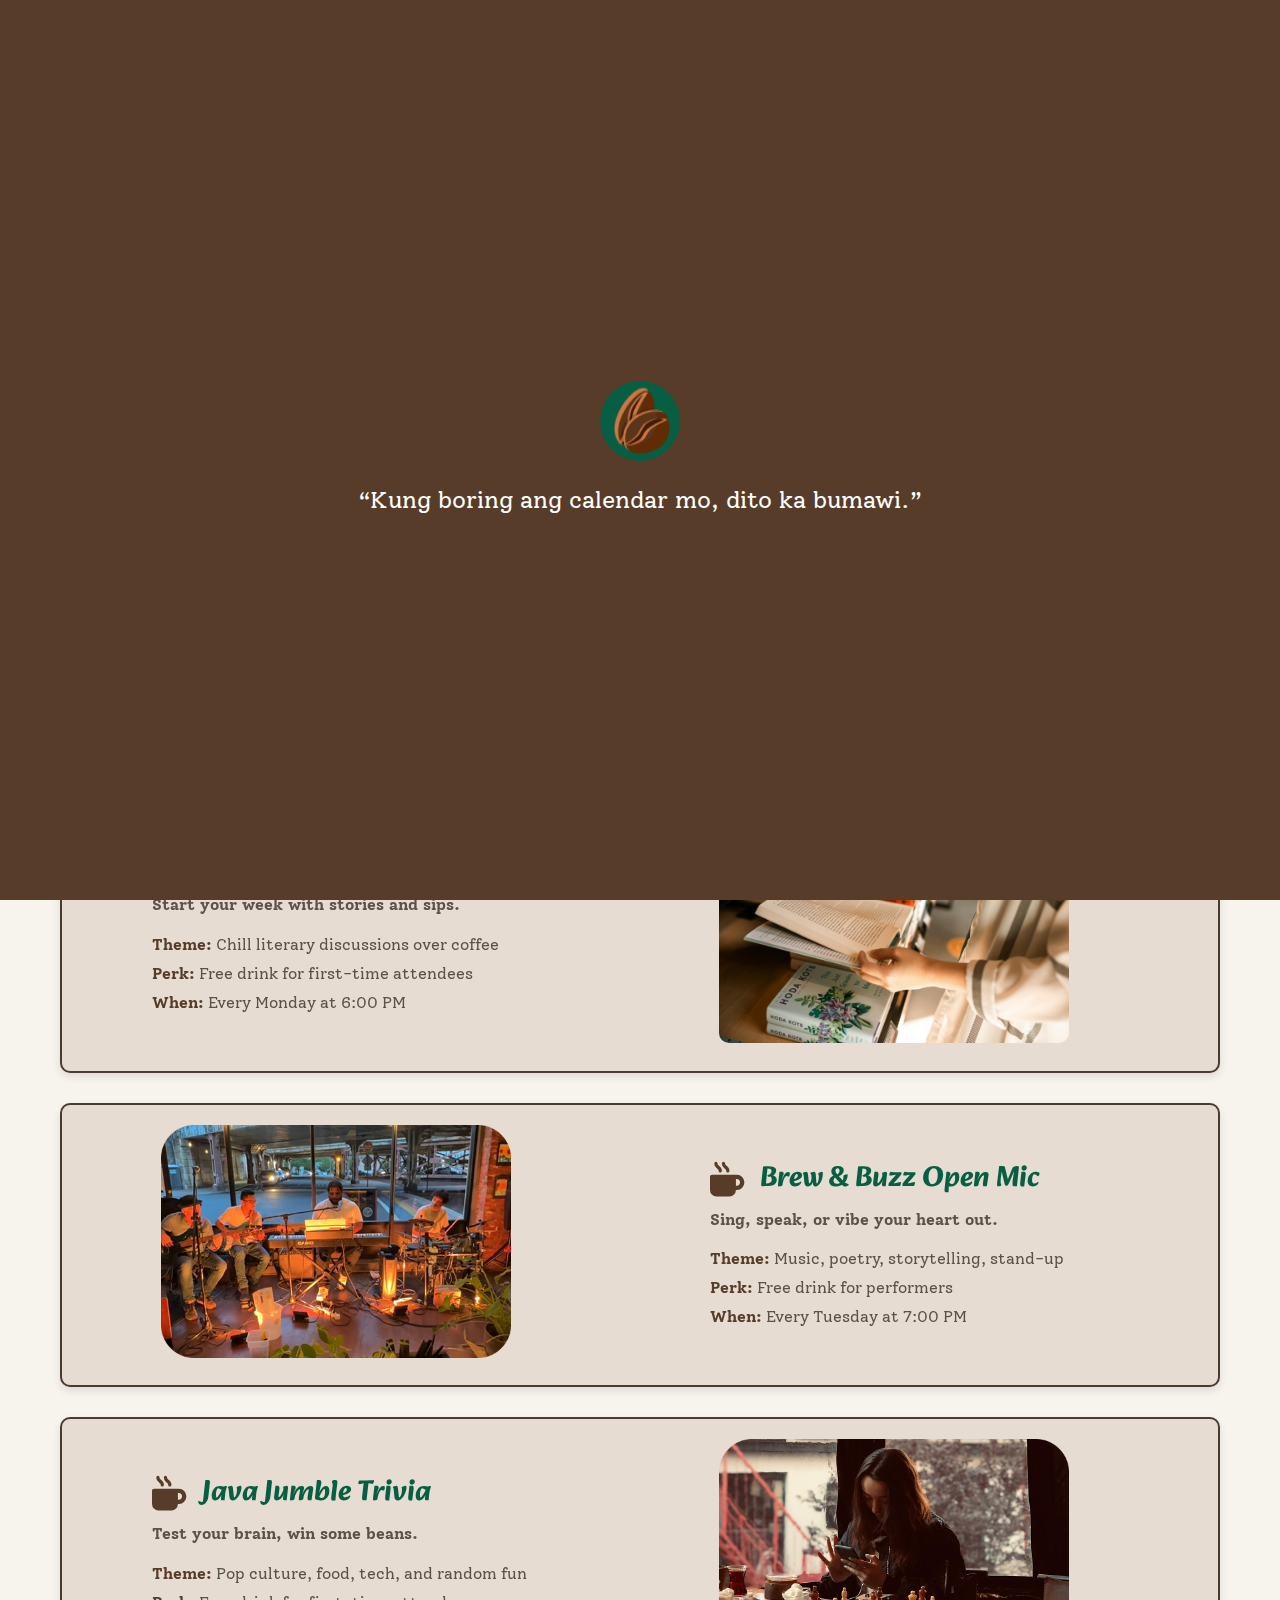
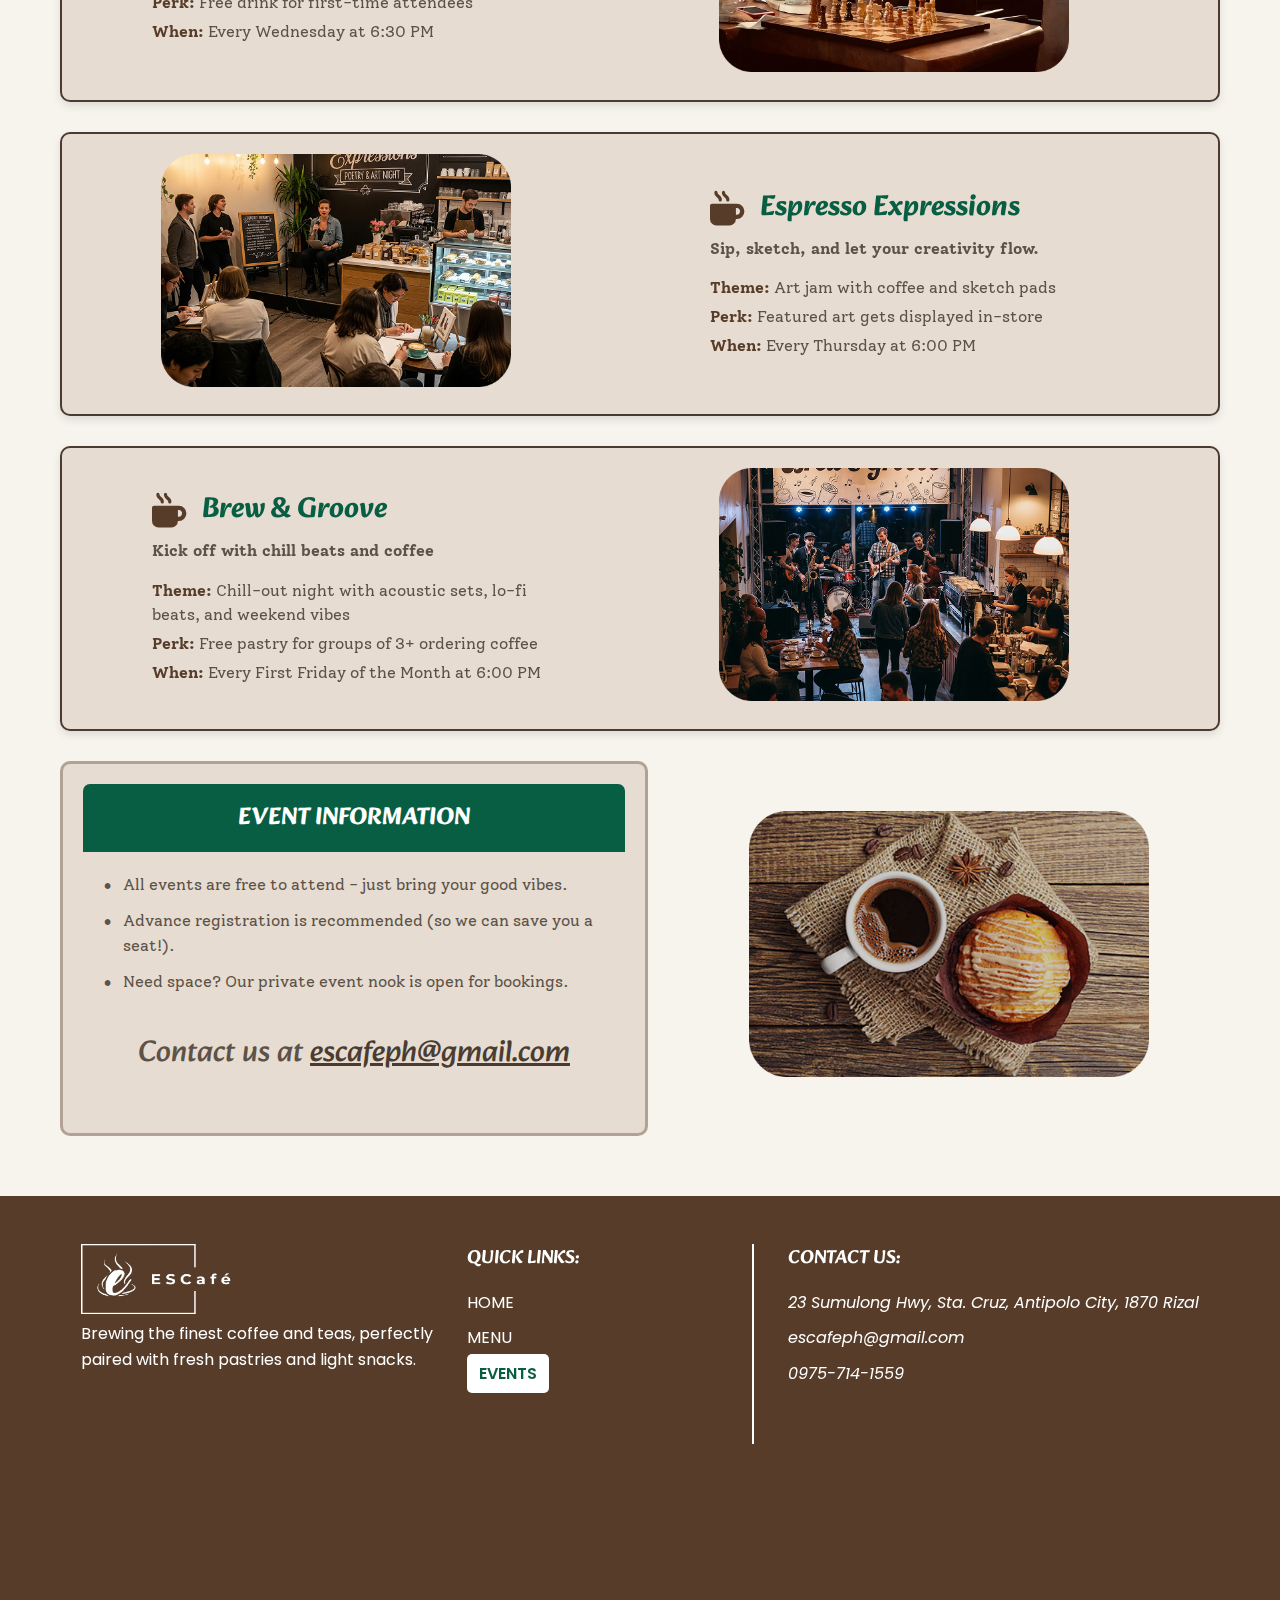
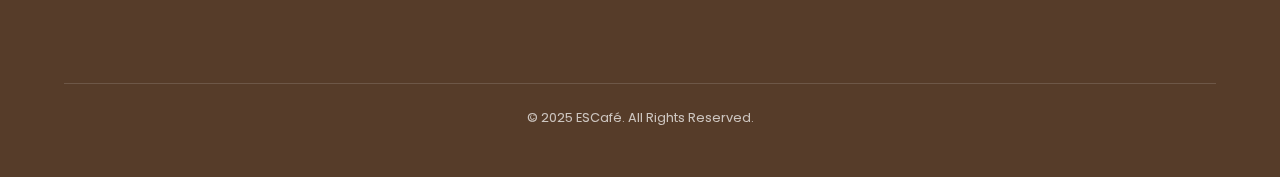
<file: events.html>
<!DOCTYPE html>
<html lang="en">
<head>
  <meta charset="UTF-8" />
  <meta name="viewport" content="width=device-width, initial-scale=1.0" />
  <title>ESCafé Events by Alberto & Armas</title>
  <link rel="stylesheet" href="css/events.css" />
  
  <!-- Google Fonts -->
  <link rel="preconnect" href="https://fonts.googleapis.com">
  <link rel="preconnect" href="https://fonts.gstatic.com" crossorigin>
  <link href="https://fonts.googleapis.com/css2?family=Alkatra:wght@400..700&family=Playfair+Display:ital,wght@0,400..900;1,400..900&family=Poppins:wght@300;400;500;600;700&family=Solway:wght@300;400;500;700&display=swap" rel="stylesheet">
  
  <!-- Icon -->
  <link rel="stylesheet" href="https://cdnjs.cloudflare.com/ajax/libs/font-awesome/6.4.0/css/all.min.css">
</head>
<body>

  <!-- Loading Screen -->
  <div id="loading-overlay">
    <img src="img/menu/coffee-bean2.png" alt="Rolling Coffee Icon" class="loader">
    <p>“Kung boring ang calendar mo, dito ka bumawi.”</p>
    </div>

  <!-- Header -->
  <header class="navbar">
    <div class="container nav-content">
      <div class="logo">
        <a href="index.html"><img src="img/home/Escafe Logo 2.png" alt="ESCafé Logo"></a>
      </div>
      <nav class="nav-links">
        <ul>
          <li><a href="index.html">HOME</a></li>
          <li><a href="menu.html">MENU</a></li>
          <li><a href="events.html" class="active">EVENTS</a></li>
        </ul>
      </nav>
    </div>
  </header>

  <!-- Hero -->
    <main>
        <section class="hero-section" id="hero">
            <div class="hero-overlay"></div>
            <div class="hero-content">
                <h1 class="hero-title">Upcoming Events</h1>
                <p class="hero-tagline">Join us for good coffee, great company, and weekly escapes.</p>
            </div>
        </section>
    <!-- Events -->
        <section class="events-sections">
            <div class="container">
                <section class="event-card">
                    <div class="event-details">
                        <h2><i class="fas fa-mug-hot"></i> Mocha & Manuscripts</h2>
                        <p>Start your week with stories and sips.</p>
                        <ul>
                            <li><strong>Theme:</strong> Chill literary discussions over coffee</li>
                            <li><strong>Perk:</strong> Free drink for first-time attendees</li>
                            <li><strong>When:</strong> Every Monday at 6:00 PM</li>
                        </ul>
                    </div>
                    <div class="event-image">
                        <img src="img/events/event 1.jpg" alt="A person holding a book and a coffee cup">
                    </div>
                </section>

                <section class="event-card">
                    <div class="event-details">
                        <h2><i class="fas fa-mug-hot"></i> Brew & Buzz Open Mic</h2>
                        <p>Sing, speak, or vibe your heart out.</p>
                        <ul>
                            <li><strong>Theme:</strong> Music, poetry, storytelling, stand-up</li>
                            <li><strong>Perk:</strong> Free drink for performers</li>
                            <li><strong>When:</strong> Every Tuesday at 7:00 PM</li>
                        </ul>
                    </div>
                    <div class="event-image">
                        <img src="img/events/event 2.png" alt="A musician playing guitar on a stage">
                    </div>
                </section>

                <section class="event-card">
                    <div class="event-details">
                        <h2><i class="fas fa-mug-hot"></i> Java Jumble Trivia</h2>
                        <p>Test your brain, win some beans.</p>
                        <ul>
                            <li><strong>Theme:</strong> Pop culture, food, tech, and random fun</li>
                            <li><strong>Perk:</strong> Free drink for first-time attendees</li>
                            <li><strong>When:</strong> Every Wednesday at 6:30 PM</li>
                        </ul>
                    </div>
                    <div class="event-image">
                        <img src="img/events/event 3.png" alt="A person looking at their phone and smiling">
                    </div>
                </section>

                <section class="event-card">
                    <div class="event-details">
                        <h2><i class="fas fa-mug-hot"></i> Espresso Expressions</h2>
                        <p>Sip, sketch, and let your creativity flow.</p>
                        <ul>
                            <li><strong>Theme:</strong> Art jam with coffee and sketch pads</li>
                            <li><strong>Perk:</strong> Featured art gets displayed in-store</li>
                            <li><strong>When:</strong> Every Thursday at 6:00 PM</li>
                        </ul>
                    </div>
                    <div class="event-image">
                        <img src="img/events/event 4.png" alt="People at an art and coffee event">
                    </div>
                </section>

                <section class="event-card">
                    <div class="event-details">
                        <h2><i class="fas fa-mug-hot"></i> Brew & Groove</h2>
                        <p>Kick off with chill beats and coffee</p>
                        <ul>
                            <li><strong>Theme:</strong> Chill-out night with acoustic sets, lo-fi beats, and weekend vibes</li>
                            <li><strong>Perk:</strong> Free pastry for groups of 3+ ordering coffee</li>
                            <li><strong>When:</strong> Every First Friday of the Month at 6:00 PM</li>
                        </ul>
                    </div>
                    <div class="event-image">
                        <img src="img/events/event 5.png" alt="A band playing music in a cafe">
                    </div>
                </section>
                <!-- Event Information -->
                 <div class="event-info-wrapper">
                <aside class="event-information">
                    <div class="info-header">
                        <h3>EVENT INFORMATION</h3>
                    </div>
                    <div class="info-content-wrapper">
                        <div class="info-content">
                            <ul>
                                <li>All events are free to attend - just bring your good vibes.</li>
                                <li>Advance registration is recommended (so we can save you a seat!).</li>
                                <li>Need space? Our private event nook is open for bookings.</li>
                            </ul>
                            <p>Contact us at <a href="mailto:escafeph@gmail.com">escafeph@gmail.com</a></p>
                        </div>
                       
                    </div>
                </aside>
                <div class="info-image">
                            <img src="img/events/coffee.png" alt="Coffee and muffin">
                        </div>
                </div>
            </div>
        </section>
    </main>


    <!-- Footer -->
  <footer>
    <div class="footer-container">
      <div class="footer-column logo-column">
        <div class="logo-text-footer">
          <img src="img/home/Escafe Logo 2.png" alt="ESCafé Logo" class="footer-logo">
        </div>
        <p>Brewing the finest coffee and teas, perfectly<br>paired with fresh pastries and light snacks.</p>
      </div>
      <div class="footer-column quick-links-column">
        <h3>QUICK LINKS:</h3>
        <ul>
          <li><a href="index.html" >HOME</a></li>
          <li><a href="menu.html">MENU</a></li>
          <li><a href="events.html" class="active-footer">EVENTS</a></li>
        </ul>
      </div>
      <div class="divider-line"></div>
      <div class="footer-column contact-column">
        <h3>CONTACT US:</h3>
        <address class="contact-info">
          <span>23 Sumulong Hwy, Sta. Cruz, Antipolo City, 1870 Rizal</span>
          <a href="mailto:escafeph@gmail.com">escafeph@gmail.com</a>
          <a href="tel:09757141559">0975-714-1559</a>
        </address>
      </div>
      <div class="footer-column map-column">
        <iframe src="https://www.google.com/maps/embed?pb=!1m14!1m8!1m3!1d1976052.5711316394!2d121.1009406!3d14.6855579!3m2!1i1024!2i768!4f13.1!3m3!1m2!1s0x3397bb85a3c78ba1%3A0x5d0062f4d88df81e!2zRXNjYWbDqA!5e0!3m2!1sen!2sph!4v1758469736118!5m2!1sen!2sph" width="100%" height="200" style="border:0;" allowfullscreen="" loading="lazy"></iframe>
      </div>
    </div>
    <div class="footer-bottom">
      <p>&copy; 2025 ESCafé. All Rights Reserved.</p>
    </div>
  </footer>

  <!-- To Top Button -->
  <a href="#" class="to-top-btn" aria-label="Go to top">
    <i class="fas fa-arrow-up"></i>
  </a>
</body>

</html>
</file>
<file: css/events.css>
/* Root Variables */
:root {
  --primary-bg: #563C29;
  --secondary-bg: #085E43;
  --text-color: #fff;
  --accent-color: #085E43;
  --playfair: 'Playfair Display', serif;
  --poppins: 'Poppins', sans-serif;
  --alkatra: 'Alkatra', cursive;
  --solway: 'Solway', serif;
  --timesnewroman: 'Times New Roman', Times, serif;
  --card-bg-color: #E6DCD1;
  --card-header-color: #4A3C31;
  --card-text-color: #5C5247;
  --info-bg-color: #B2A296;
}

* {
  box-sizing: border-box;
  margin: 0;
  padding: 0;
  text-decoration: none;
}

html {
  scroll-behavior: smooth;
}

body {
  font-family: var(--solway);
  line-height: 1.6;
  background-image: url("../img/home/seamless2.jpg");
  background-size: 50%;
  background-attachment: fixed;
  background-position: center;
  background-repeat: repeat;
  overflow-x: hidden;
  color: #333;
  background-color: #f7f3ed;
  position: relative;
}

/* Background Overlay */
body::before {
  content: '';
  position: fixed;
  top: 0;
  left: 0;
  width: 100%;
  height: 100%;
  background-color: rgba(219, 179, 150, 0.72);
  z-index: -1;
}

/* Headings */
h1, h2, h3, h4, h5, h6 {
  font-family: var(--alkatra);
  font-weight: 700;
}

.container {
    max-width: 1200px;
    margin: 0 auto;
    padding: 0 20px;
}

/* Navbar */
.navbar {
    font-family: var(--poppins);
  background-color: var(--primary-bg);
  padding: 10px 0;
  position: fixed;
  width: 100%;
  top: 0;
  z-index: 1000;
  box-shadow: 0 2px 5px rgba(0, 0, 0, 0.2);
}

.nav-content {
  display: flex;
  justify-content: space-between;
  align-items: center;
  max-width: 1200px;
  margin: 0 auto;
  padding: 0 20px;
}

.logo img {
  width: 100%;
  max-width: 140px;
  height: auto;
  transition: box-shadow 0.1s;
}

.logo img:hover{
    box-shadow: 0 8px 16px rgba(0, 0, 0, 0.70);
}

/* Nav Links */
.nav-links ul {
  display: flex;
  list-style: none;
  gap: 20px;
  flex-wrap: wrap;
}

.nav-links a {
  color: white;
  padding: 8px 12px;
  border-radius: 5px;
  transition: 0.3s;
}

.nav-links a:hover {
  color: var(--secondary-bg);
  background-color: white;
}

.nav-links a.active {
  background-color: white;
  color: var(--secondary-bg);
  font-weight: 600;
}

main {
  padding-top: 98px;
}

/* Hero Section */
.hero-section {
    height: 70vh;
    display: flex;
    justify-content: center;
    align-items: center;
    text-align: center;
    position: relative;
    background-image: url("../img/events/events page bg.jpg");
    background-size: cover;
    background-position: center;
}

.hero-overlay {
    position: absolute;
    top: 0;
    left: 0;
    width: 100%;
    height: 100%;
    background: rgba(0, 0, 0, 0.5);
    z-index: 1;
}

.hero-content {
    position: relative;
    z-index: 2;
    color: white;
}

.hero-title {
    font-size: 6rem;
    font-weight: 700;
    text-shadow: 2px 2px 4px rgba(0, 0, 0, 0.7);
    margin-bottom: 10px;
    font-family: var(--timesnewroman);
}

.hero-tagline {
    font-family: 'Solway', serif;
    font-size: 1.3rem;
    font-weight: 400;
    text-shadow: 1px 1px 2px rgba(0, 0, 0, 0.7);
    margin: 0;
    padding: 30px;
}

/* Events Sections */
.events-sections {
    padding: 60px 0;
}

.event-card {
    display: flex;
    flex-direction: row;
    align-items: center;
    background-color: var(--card-bg-color);
    border-radius: 10px;
    margin-bottom: 30px;
    padding: 20px;
    box-shadow: 0 4px 8px rgba(0, 0, 0, 0.1);
    transition: transform 0.3s, box-shadow 0.3s;
    border: 2px solid var(--card-header-color);
}

.event-card:hover {
    transform: translateY(-5px);
    box-shadow: 0 8px 16px rgba(0, 0, 0, 0.50);
    cursor: pointer; 
}

.event-card:nth-child(even) {
    flex-direction: row-reverse;
}

.event-details {
    flex: 1;
    margin-right: 80px;
}

.event-details h2 {
    color: var(--accent-color);
    font-size: 1.8em;
    margin-bottom: 5px;
    display: flex;
    align-items: center;
}

.event-details:nth-child(odd){
    padding-left: 70px;
}

.event-details h2 i {
    font-size: 1.2em;
    color: var(--primary-bg);
    margin-right: 15px;
}

.event-details p {
    font-weight: bold;
    color: var(--card-text-color);
}

.event-details ul {
    list-style: none;
    padding: 0;
    margin-top: 15px;
}

.event-details li {
    margin-bottom: 5px;
    line-height: 1.5;
    color: var(--card-text-color);
}

.event-details strong {
    color: var(--primary-bg);
}

.event-image {
    flex: 1;
    text-align: center;
    padding-right:100px;
    padding-left: 50px;
}

.event-image img {
    width: 100%;
    max-width: 350px;
    border-radius: 10px;
}

/* Event Information section */
.event-information {
    border: 3px solid var(--info-bg-color);
    border-radius: 10px;
    background-color: #E6DCD1;
    padding: 20px;
    width: 500px;
    flex: 1;
    min-width: 300px;
    max-width: 1000px;
    transition: transform 0.3s, box-shadow 0.3s;
}
.event-information:hover {
    transform: translateY(-5px);
    box-shadow: 0 8px 16px rgba(0, 0, 0, 0.50);
}

.event-info-wrapper {
    display: flex;
    justify-content: center;
    align-items: flex-start;
    gap: 30px;
    margin-top: 30px;
    flex-wrap: wrap;
}
.info-header {
    background-color: var(--secondary-bg);
    color: var(--text-color);
    padding: 15px;
    text-align: center;
    border-radius: 7px 7px 0 0;
}

.info-content-wrapper {
    display: flex;
    flex-direction: row;
    background-color: #E6DCD1;
}

.info-content {
    padding: 20px;
}

.info-content p{
    padding: 3%;
    font-family: var(--alkatra);
    font-size: 30px;
}

.info-image {
    flex: 1;
    display: flex;
    justify-content: center;
    align-items: center;
}

.info-image img {
    max-width: 400px;
    width: 100%;
    height: auto;
    border-radius: 10px;
    margin-top: 50px;
}

.event-information h3 {
    text-align: center;
    font-size: 1.5em;
    margin: 0;
}

.event-information ul {
    list-style: none;
    padding: 0;
    color: var(--card-text-color);
    margin-left: 0;
}

.event-information li {
    margin-bottom: 10px;
    color: var(--card-text-color);
    padding-left: 20px;
    position: relative;
}

.event-information li::before {
    content: "•";
    position: absolute;
    left: 0;
    top: 0;
    color: var(--card-text-color);
    font-size: 1.2em;
}

.event-information p {
    text-align: center;
    margin-top: 20px;
    color: var(--card-text-color);
}

.event-information a {
    color: var(--card-header-color);
    text-decoration: underline;
}

/* Footer */
footer {
    background-color: var(--primary-bg);
    color: white;
    padding: 3rem 5%;
    font-family: var(--poppins);
}

.footer-container {
    display: flex;
    justify-content: space-around;
    flex-wrap: wrap;
    align-items: flex-start;
}

.footer-center-group {
    display: flex;
    align-items: center;
    gap: 2rem;
}

.footer-column {
    min-width: 250px;
}

.footer-column h3 {
    margin-bottom: 1rem;
    font-weight: 600;
}

.footer-column ul {
    list-style: none;
}

.footer-column ul li {
    margin-bottom: 10px;
}

.footer-column a {
    color: white;
    transition: color 0.3s ease;
}

.footer-column a:hover {
    color: var(--accent-color);
}

.contact-info a,
.contact-info span {
    display: block;
    margin-bottom: 10px;
}

.footer-bottom {
    text-align: center;
    border-top: 1px solid rgba(255, 255, 255, 0.2);
    padding-top: 1.5rem;
    margin-top: 2rem;
    font-size: 0.8rem;
    opacity: 0.7;
}

.footer-logo {
    width: 150px;
    height: 70px;
}

.divider-line {
    width: 2px;
    background-color: white;
    height: 200px;
    align-self: center;
}

.map-column iframe {
    border-radius: 50px;
    width: 100%;
}

.active-footer {
    background-color: white;
    color: var(--secondary-bg) !important;
    padding: 8px 12px;
    border-radius: 5px;
    font-weight: 600;
}

/* To Top Button */
.to-top-btn {
  position: fixed;
  bottom: 20px;
  right: 20px;
  background-color: var(--secondary-bg);
  color: white;
  width: 45px;
  height: 45px;
  border-radius: 50%;
  display: flex;
  justify-content: center;
  align-items: center;
  font-size: 1.2rem;
  box-shadow: 0 4px 8px rgba(0,0,0,0.3);
  transition: opacity 0.3s;
  z-index: 1; 
  animation: jump 1s ease-in-out infinite; 
}

@keyframes jump {
 0%, 100% {
 transform: translateY(0);
 }
 50% {
 transform: translateY(-10px);
 }
}

/* Loading Screen */
#loading-overlay {
  position: fixed;
  top: 0;
  left: 0;
  width: 100%;
  height: 100%;
  background-color: var(--primary-bg);
  z-index: 9999;
  display: flex;
  flex-direction: column;
  justify-content: center;
  align-items: center;
  color: white;
  opacity: 1; 
  visibility: visible; 
  animation: fadeOut 0.5s ease-out 2s forwards; 
}

@keyframes fadeOut {
  0% { opacity: 1; visibility: visible; }
  100% { opacity: 0; visibility: hidden; }
}

#loading-overlay p {
  font-family: var(--poppins);
  font-size: 1.5rem;
  margin-top: 20px;
  text-align: center;
  font-family: var(--solway);
}

/* Rolling Coffee Bean Loader */
.loader {
  background-color: var(--secondary-bg);
  border-radius: 50%;
  width: 80px;
  height: 80px;
  
  animation: roll 1.5s cubic-bezier(0.4, 0.0, 0.6, 1.0) infinite;
}

@keyframes roll {
  0% { 
  transform: rotate(0deg); 
    }
  100% { 
  transform: rotate(360deg); 
  }
}

/* Responsiveness */
@media (max-width: 768px) {
    /* Navbar */
    .nav-content {
        flex-direction: column;
        text-align: center;
        padding-top: 10px;
        padding-bottom: 10px;
    }
    .nav-links ul {
        justify-content: center;
        margin-top: 15px;
        gap: 15px;
    }

    .logo img {
        width: 120px;
        height: auto;
    }

    /* Hero Section */
    .hero-title {
        font-size: 3.5rem;
    }
    .hero-tagline {
        font-size: 1.1rem;
        padding: 15px;
    }

    /* Events Section */
    .event-card {
        flex-direction: column;
        padding: 15px;
        margin-bottom: 25px;
    }

    .event-card:nth-child(even) {
        flex-direction: column;
    }

    .event-details, .event-image {
        padding: 0;
        margin: 0;
    }
    .event-image {
        margin-top: 20px;
    }
    .event-image img {
        max-width: 100%;
        height: auto;
    }
    .event-details h2 {
        font-size: 1.6em;
    }
    .event-details:nth-child(odd) {
        padding-left: 0;
    }

    /* Event Information Section */
    .info-content-wrapper {
        flex-direction: column;
    }
    .info-content {
        padding: 20px;
    }
    .info-content p {
        font-size: 1.2rem;
    }
    .info-image {
        padding: 10px;
    }
    .info-image img {
        max-width: 60%;
    }
     .event-info-wrapper {
        flex-direction: column;
        align-items: center; 
        gap: 20px; 
    }

    .event-information {
        width: 100%;
        max-width: 100%;
    }

    .info-image {
        width: 100%;
        max-width: 100%;
    }

    /* Footer */
    .footer-container {
        flex-direction: column;
        text-align: center;
        gap: 1.5rem;
    }
    .footer-column {
        min-width: unset;
        width: 100%;
    }
    .divider-line {
        display: none;
    }
    .footer-column.map-column {
        margin-top: 10px;
    }

}
</file>
